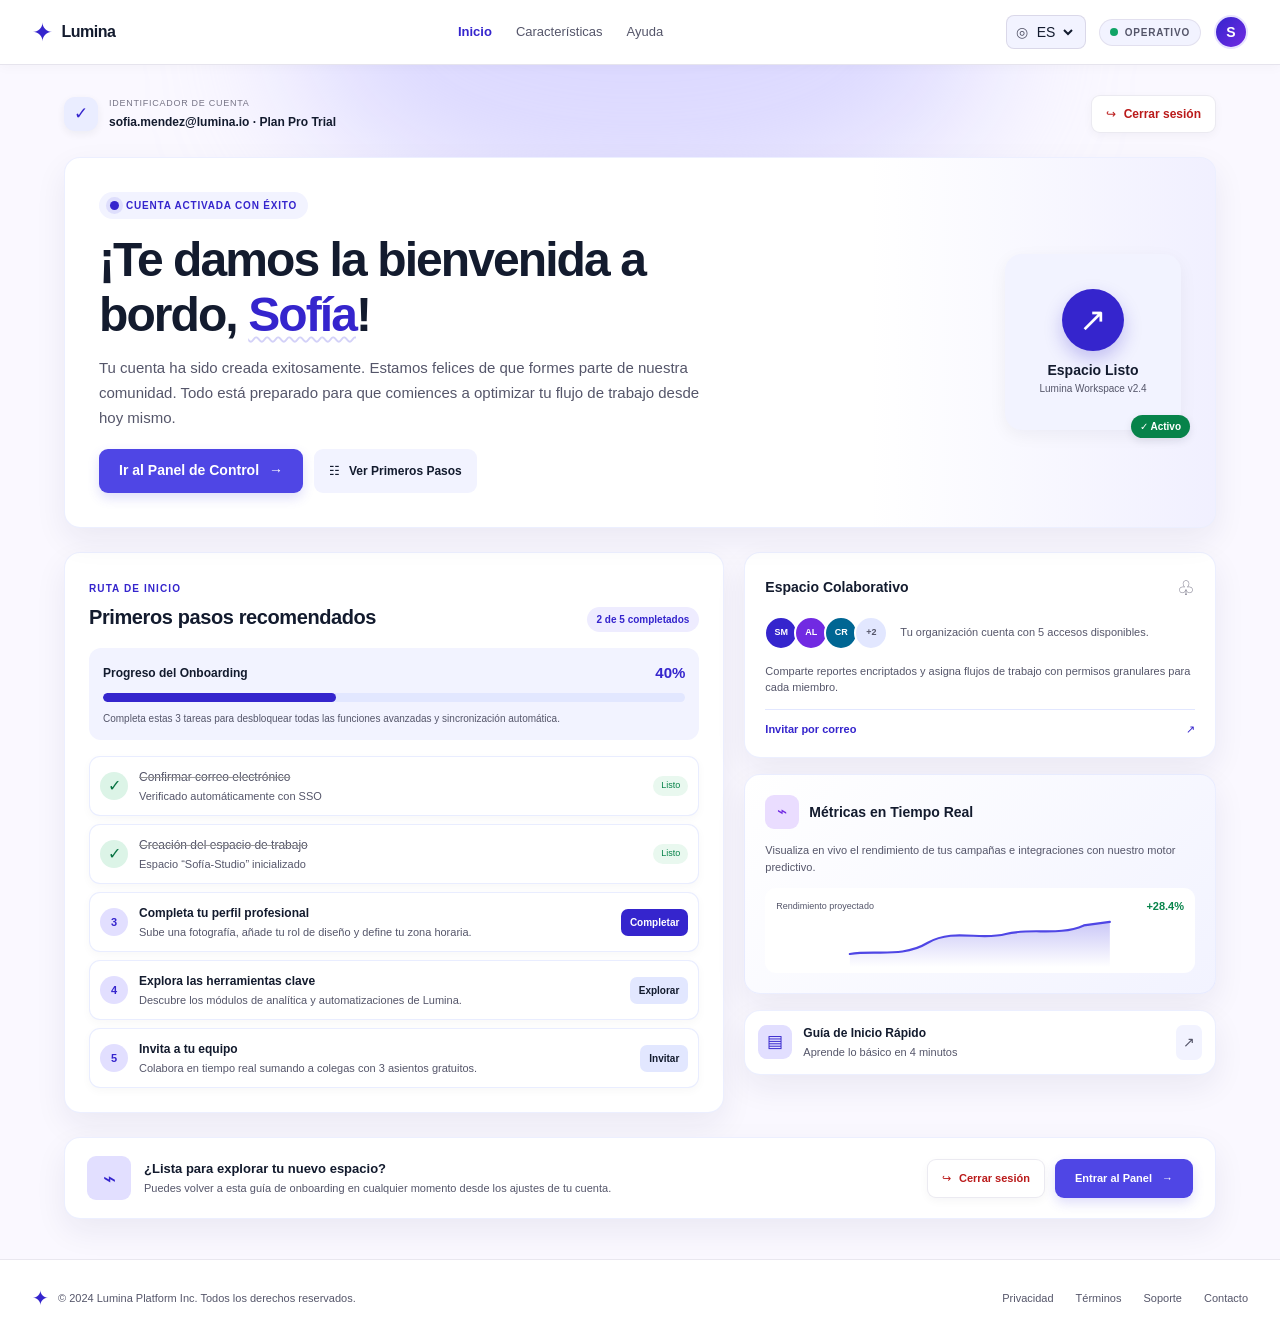
<file: pagina-de-ingreso-y-bienvenida/bienvenido-2.html>
<!DOCTYPE html>
<html lang="es">
<head>
  <meta charset="UTF-8">
  <meta name="viewport" content="width=device-width, initial-scale=1.0">
  <meta name="theme-color" content="#faf8ff">
  <title>Te damos la bienvenida | Lumina</title>
  <link rel="stylesheet" href="style.css">
</head>
<body>
  <header class="site-header">
    <div class="header-inner">
      <a class="brand" href="index.html" aria-label="Lumina, inicio">
        <span class="brand-mark" aria-hidden="true">✦</span>
        <span>Lumina</span>
      </a>
      <nav class="main-nav" aria-label="Navegación principal">
        <a class="nav-link active" href="index.html">Inicio</a>
        <a class="nav-link" href="#primeros-pasos">Características</a>
        <a class="nav-link" href="#guia">Ayuda</a>
      </nav>
      <div class="header-tools">
        <label class="language-picker">
          <span aria-hidden="true">◎</span>
          <span class="visually-hidden">Idioma</span>
          <select aria-label="Idioma">
            <option value="es">ES</option>
            <option value="en">EN</option>
            <option value="pt">PT</option>
          </select>
        </label>
        <span class="status-pill"><span class="status-dot"></span>Operativo</span>
        <div class="user-avatar" aria-label="Perfil de usuario">S</div>
      </div>
    </div>
  </header>

  <main class="welcome-main">
    <div class="welcome-ambient" aria-hidden="true"></div>
    <div class="welcome-content">
      <div class="account-toolbar">
        <div class="account-details">
          <span class="account-icon" aria-hidden="true">✓</span>
          <span><small>Identificador de cuenta</small><strong>sofia.mendez@lumina.io · Plan Pro Trial</strong></span>
        </div>
        <button class="logout-button" type="button"><span aria-hidden="true">↪</span> Cerrar sesión</button>
      </div>

      <section class="welcome-hero card">
        <div class="hero-copy">
          <span class="success-badge"><span class="status-dot"></span> Cuenta activada con éxito</span>
          <h1>¡Te damos la bienvenida a bordo, <span>Sofía</span>!</h1>
          <p>Tu cuenta ha sido creada exitosamente. Estamos felices de que formes parte de nuestra comunidad. Todo está preparado para que comiences a optimizar tu flujo de trabajo desde hoy mismo.</p>
          <div class="hero-actions">
            <a class="primary-button" href="#panel">Ir al Panel de Control <span aria-hidden="true">→</span></a>
            <a class="secondary-button" href="#primeros-pasos"><span aria-hidden="true">☷</span> Ver Primeros Pasos</a>
          </div>
        </div>
        <div class="workspace-badge" aria-label="Espacio Lumina activo">
          <span class="rocket-icon" aria-hidden="true">↗</span>
          <strong>Espacio Listo</strong>
          <small>Lumina Workspace v2.4</small>
          <span class="active-badge">✓ Activo</span>
        </div>
      </section>

      <div class="welcome-grid">
        <section class="onboarding-card card" id="primeros-pasos">
          <div class="onboarding-heading">
            <div><span class="eyebrow plain">Ruta de inicio</span><h2>Primeros pasos recomendados</h2></div>
            <span class="completion-pill">2 de 5 completados</span>
          </div>
          <div class="progress-panel">
            <div class="progress-label"><strong>Progreso del Onboarding</strong><strong>40%</strong></div>
            <div class="progress-track" role="progressbar" aria-label="Progreso del onboarding" aria-valuenow="40" aria-valuemin="0" aria-valuemax="100">
              <span></span>
            </div>
            <small>Completa estas 3 tareas para desbloquear todas las funciones avanzadas y sincronización automática.</small>
          </div>
          <ol class="checklist">
            <li class="checklist-item complete">
              <span class="step-number">✓</span>
              <span class="step-copy"><strong>Confirmar correo electrónico</strong><small>Verificado automáticamente con SSO</small></span>
              <span class="step-status">Listo</span>
            </li>
            <li class="checklist-item complete">
              <span class="step-number">✓</span>
              <span class="step-copy"><strong>Creación del espacio de trabajo</strong><small>Espacio “Sofía-Studio” inicializado</small></span>
              <span class="step-status">Listo</span>
            </li>
            <li class="checklist-item">
              <span class="step-number">3</span>
              <span class="step-copy"><strong>Completa tu perfil profesional</strong><small>Sube una fotografía, añade tu rol de diseño y define tu zona horaria.</small></span>
              <a class="small-action primary-action" href="#perfil">Completar</a>
            </li>
            <li class="checklist-item">
              <span class="step-number">4</span>
              <span class="step-copy"><strong>Explora las herramientas clave</strong><small>Descubre los módulos de analítica y automatizaciones de Lumina.</small></span>
              <a class="small-action" href="#herramientas">Explorar</a>
            </li>
            <li class="checklist-item">
              <span class="step-number">5</span>
              <span class="step-copy"><strong>Invita a tu equipo</strong><small>Colabora en tiempo real sumando a colegas con 3 asientos gratuitos.</small></span>
              <a class="small-action" href="#equipo">Invitar</a>
            </li>
          </ol>
        </section>

        <aside class="welcome-aside">
          <section class="collaboration-card card">
            <div class="card-title-row"><h2>Espacio Colaborativo</h2><span class="muted-icon" aria-hidden="true">♧</span></div>
            <div class="team-summary">
              <div class="team-avatars" aria-label="Cinco accesos disponibles">
                <span>SM</span><span>AL</span><span>CR</span><span>+2</span>
              </div>
              <small>Tu organización cuenta con 5 accesos disponibles.</small>
            </div>
            <p>Comparte reportes encriptados y asigna flujos de trabajo con permisos granulares para cada miembro.</p>
            <a class="text-action" href="#equipo">Invitar por correo <span aria-hidden="true">↗</span></a>
          </section>

          <section class="analytics-card card">
            <div class="analytics-heading"><span class="analytics-icon" aria-hidden="true">⌁</span><h2>Métricas en Tiempo Real</h2></div>
            <p>Visualiza en vivo el rendimiento de tus campañas e integraciones con nuestro motor predictivo.</p>
            <div class="chart-card">
              <div class="chart-label"><span>Rendimiento proyectado</span><strong>+28.4%</strong></div>
              <svg class="sparkline" viewBox="0 0 300 60" role="img" aria-label="Gráfico de rendimiento proyectado al alza">
                <defs><linearGradient id="chart-fill" x1="0" x2="0" y1="0" y2="1"><stop offset="0%" stop-color="#4f46e5" stop-opacity=".3"/><stop offset="100%" stop-color="#4f46e5" stop-opacity="0"/></linearGradient></defs>
                <path d="M0 45 C30 40 60 50 90 32 C120 15 150 30 180 22 C210 14 240 25 270 12 L300 8 L300 60 L0 60Z" fill="url(#chart-fill)"/>
                <path d="M0 45 C30 40 60 50 90 32 C120 15 150 30 180 22 C210 14 240 25 270 12 L300 8" fill="none" stroke="#4f46e5" stroke-linecap="round" stroke-width="2.5"/>
              </svg>
            </div>
          </section>

          <a class="guide-card card" id="guia" href="#guia-inicio">
            <span class="guide-icon" aria-hidden="true">▤</span>
            <span><strong>Guía de Inicio Rápido</strong><small>Aprende lo básico en 4 minutos</small></span>
            <span class="guide-arrow" aria-hidden="true">↗</span>
          </a>
        </aside>
      </div>

      <section class="dashboard-banner card">
        <div class="banner-copy">
          <span class="banner-icon" aria-hidden="true">⌁</span>
          <span><strong>¿Lista para explorar tu nuevo espacio?</strong><small>Puedes volver a esta guía de onboarding en cualquier momento desde los ajustes de tu cuenta.</small></span>
        </div>
        <div class="banner-actions">
          <button class="logout-button" type="button"><span aria-hidden="true">↪</span> Cerrar sesión</button>
          <a class="primary-button" href="#panel">Entrar al Panel <span aria-hidden="true">→</span></a>
        </div>
      </section>
    </div>
  </main>

  <footer class="site-footer">
    <div class="footer-inner">
      <a class="footer-brand" href="index.html"><span class="brand-mark" aria-hidden="true">✦</span> © 2024 Lumina Platform Inc. Todos los derechos reservados.</a>
      <nav aria-label="Enlaces legales">
        <a href="#privacidad">Privacidad</a>
        <a href="#terminos">Términos</a>
        <a href="#soporte">Soporte</a>
        <a href="#contacto">Contacto</a>
      </nav>
    </div>
  </footer>
</body>
</html>
</file>
<file: pagina-de-ingreso-y-bienvenida/style.css>
:root {
  color-scheme: light;
  font-family: "Plus Jakarta Sans", "Segoe UI", sans-serif;
  color: #131b2e;
  background: #faf8ff;
  font-synthesis: none;
  text-rendering: optimizeLegibility;
  --surface: #faf8ff;
  --card: #fff;
  --surface-low: #f2f3ff;
  --surface-mid: #eaedff;
  --surface-high: #e2e7ff;
  --ink: #131b2e;
  --muted: #55566a;
  --outline: #c7c4d8;
  --primary: #3525cd;
  --primary-light: #e2dfff;
  --secondary: #712ae2;
  --tertiary: #006693;
  --success: #07834a;
  --danger: #ba1a1a;
  --radius: 16px;
  --shadow: 0 12px 32px rgb(35 31 87 / 7%);
}

* {
  box-sizing: border-box;
}

html {
  min-width: 320px;
  scroll-behavior: smooth;
}

body {
  min-height: 100vh;
  margin: 0;
  display: flex;
  flex-direction: column;
  background: var(--surface);
  color: var(--ink);
  font-size: 14px;
  line-height: 1.5;
}

button,
input,
select {
  font: inherit;
}

button,
a,
select,
input[type="checkbox"] {
  -webkit-tap-highlight-color: transparent;
}

a {
  color: inherit;
  text-decoration: none;
}

button {
  cursor: pointer;
}

button:focus-visible,
a:focus-visible,
input:focus-visible,
select:focus-visible {
  outline: 3px solid rgb(79 70 229 / 35%);
  outline-offset: 2px;
}

.visually-hidden {
  position: absolute;
  width: 1px;
  height: 1px;
  padding: 0;
  overflow: hidden;
  clip: rect(0, 0, 0, 0);
  white-space: nowrap;
  clip-path: inset(50%);
  border: 0;
}

.site-header {
  position: sticky;
  z-index: 5;
  top: 0;
  width: 100%;
  background: rgb(255 255 255 / 92%);
  border-bottom: 1px solid rgb(199 196 216 / 45%);
  box-shadow: 0 2px 12px rgb(19 27 46 / 3%);
  backdrop-filter: blur(18px);
}

.header-inner,
.footer-inner {
  width: min(100% - 64px, 1280px);
  min-height: 64px;
  margin: 0 auto;
  display: flex;
  align-items: center;
  justify-content: space-between;
  gap: 24px;
}

.brand,
.footer-brand {
  display: inline-flex;
  align-items: center;
  gap: 9px;
  font-size: 16px;
  font-weight: 700;
  letter-spacing: -.03em;
}

.brand-mark {
  color: var(--primary);
  font-size: 25px;
  line-height: 1;
}

.main-nav,
.header-tools,
.footer-inner nav {
  display: flex;
  align-items: center;
  gap: 24px;
}

.nav-link,
.footer-inner nav a {
  color: var(--muted);
  font-size: 13px;
  transition: color .18s ease;
}

.nav-link:hover,
.footer-inner nav a:hover {
  color: var(--primary);
}

.nav-link.active {
  color: var(--primary);
  font-weight: 700;
}

.header-tools {
  gap: 13px;
}

.language-picker {
  min-height: 34px;
  display: inline-flex;
  align-items: center;
  gap: 5px;
  padding: 0 9px;
  color: var(--muted);
  background: var(--surface-low);
  border: 1px solid rgb(199 196 216 / 55%);
  border-radius: 8px;
}

.language-picker select {
  width: 43px;
  padding: 3px 0;
  color: var(--ink);
  background: transparent;
  border: 0;
  cursor: pointer;
}

.status-pill,
.success-badge {
  display: inline-flex;
  align-items: center;
  gap: 7px;
  color: var(--muted);
  background: var(--surface-low);
  border: 1px solid rgb(199 196 216 / 40%);
  border-radius: 999px;
  font-size: 10px;
  font-weight: 700;
  letter-spacing: .08em;
  text-transform: uppercase;
}

.status-pill {
  padding: 5px 10px;
}

.status-dot {
  width: 8px;
  height: 8px;
  display: inline-block;
  flex: 0 0 auto;
  background: #10a466;
  border-radius: 50%;
}

.user-avatar {
  width: 34px;
  height: 34px;
  display: grid;
  place-items: center;
  color: white;
  background: linear-gradient(135deg, var(--primary), var(--secondary));
  border: 2px solid #e8e4ff;
  border-radius: 50%;
  font-weight: 700;
}

.signup-main {
  position: relative;
  flex: 1;
  display: flex;
  align-items: center;
  overflow: hidden;
  padding: 40px 32px;
  isolation: isolate;
}

.ambient,
.welcome-ambient {
  position: absolute;
  z-index: -1;
  pointer-events: none;
  filter: blur(70px);
  border-radius: 50%;
}

.ambient-left {
  top: -150px;
  left: -100px;
  width: 360px;
  height: 360px;
  background: rgb(195 192 255 / 55%);
}

.ambient-right {
  right: -120px;
  bottom: -180px;
  width: 460px;
  height: 460px;
  background: rgb(234 221 255 / 65%);
}

.ambient-center {
  top: 35%;
  left: 30%;
  width: 240px;
  height: 240px;
  background: rgb(201 230 255 / 45%);
}

.signup-layout {
  position: relative;
  width: min(100%, 1152px);
  margin: auto;
  display: grid;
  grid-template-columns: minmax(0, 1.4fr) minmax(300px, 1fr);
  align-items: stretch;
  gap: 24px;
}

.card {
  background: var(--card);
  border: 1px solid rgb(226 231 255 / 65%);
  border-radius: var(--radius);
  box-shadow: var(--shadow);
}

.signup-card {
  display: flex;
  flex-direction: column;
  justify-content: space-between;
  padding: 32px;
}

.section-heading {
  margin-bottom: 22px;
}

.eyebrow {
  width: fit-content;
  display: inline-flex;
  align-items: center;
  gap: 7px;
  margin-bottom: 12px;
  padding: 5px 11px;
  color: var(--primary);
  background: var(--surface-mid);
  border-radius: 999px;
  font-size: 10px;
  font-weight: 700;
  letter-spacing: .11em;
  text-transform: uppercase;
}

.eyebrow.plain {
  margin: 0;
  padding: 0;
  background: none;
}

.section-heading h1,
.hero-copy h1 {
  margin: 0;
  color: var(--ink);
  font-size: clamp(28px, 3vw, 36px);
  line-height: 1.2;
  letter-spacing: -.04em;
}

.section-heading p {
  margin: 8px 0 0;
  color: var(--muted);
}

.social-buttons {
  display: grid;
  grid-template-columns: repeat(2, 1fr);
  gap: 14px;
}

.social-button,
.secondary-button {
  min-height: 42px;
  display: inline-flex;
  align-items: center;
  justify-content: center;
  gap: 9px;
  padding: 9px 14px;
  color: var(--ink);
  background: var(--surface-low);
  border: 1px solid transparent;
  border-radius: 9px;
  font-weight: 600;
  transition: background .18s ease, transform .18s ease;
}

.social-button:hover,
.secondary-button:hover {
  background: var(--surface-mid);
}

.google-mark {
  color: #4285f4;
  font-size: 17px;
  font-weight: 800;
}

.github-mark {
  font-size: 14px;
}

.divider {
  position: relative;
  height: 1px;
  margin: 25px 0;
  background: var(--surface-high);
  text-align: center;
}

.divider span {
  position: relative;
  top: -9px;
  padding: 0 12px;
  color: var(--muted);
  background: var(--card);
  font-size: 10px;
  letter-spacing: .1em;
  text-transform: uppercase;
}

.signup-form {
  display: grid;
  gap: 16px;
}

.form-row {
  display: grid;
  grid-template-columns: minmax(0, 2fr) minmax(95px, 1fr);
  gap: 14px;
}

.form-field label {
  display: block;
  margin-bottom: 6px;
  color: var(--ink);
  font-size: 13px;
  font-weight: 600;
}

.input-wrap {
  position: relative;
}

.input-wrap input {
  width: 100%;
  height: 42px;
  padding: 0 40px;
  color: var(--ink);
  background: var(--surface-low);
  border: 1px solid transparent;
  border-radius: 9px;
  transition: border-color .16s ease, background .16s ease, box-shadow .16s ease;
}

.input-wrap input::placeholder {
  color: #85849a;
}

.input-wrap input:hover {
  border-color: var(--outline);
}

.input-wrap input:focus {
  background: white;
  border-color: #9c96f4;
  box-shadow: 0 0 0 3px rgb(79 70 229 / 10%);
  outline: none;
}

.field-icon {
  position: absolute;
  top: 50%;
  left: 13px;
  color: #66677b;
  font-size: 17px;
  line-height: 1;
  transform: translateY(-50%);
  pointer-events: none;
}

.label-row {
  display: flex;
  align-items: center;
  justify-content: space-between;
}

.strength-label {
  margin-bottom: 6px;
  color: var(--muted);
  font-size: 11px;
}

.password-toggle,
.match-status {
  position: absolute;
  top: 50%;
  right: 12px;
  display: grid;
  place-items: center;
  padding: 0;
  color: #68677b;
  background: none;
  border: 0;
  font-size: 18px;
  line-height: 1;
  transform: translateY(-50%);
}

.password-toggle:hover {
  color: var(--primary);
}

.match-status {
  right: 13px;
  color: #9898a9;
  font-size: 17px;
}

.match-status.match {
  color: var(--success);
}

.match-status.no-match {
  color: var(--danger);
}

.strength-bars {
  display: grid;
  grid-template-columns: repeat(4, 1fr);
  gap: 6px;
  margin-top: 8px;
}

.strength-bar {
  height: 5px;
  background: var(--surface-high);
  border-radius: 99px;
  transition: background .2s ease;
}

.strength-bar.filled {
  background: var(--primary);
}

.terms-row {
  display: flex;
  align-items: flex-start;
  gap: 9px;
  padding-top: 2px;
  color: var(--muted);
  font-size: 12px;
  line-height: 1.45;
}

.terms-row input {
  flex: 0 0 auto;
  width: 16px;
  height: 16px;
  margin: 2px 0 0;
  accent-color: var(--primary);
}

.terms-row a,
.signin-prompt a {
  color: var(--primary);
  font-weight: 700;
}

.terms-row a:hover,
.signin-prompt a:hover {
  text-decoration: underline;
}

.primary-button {
  min-height: 44px;
  display: inline-flex;
  align-items: center;
  justify-content: center;
  gap: 10px;
  padding: 10px 20px;
  color: white;
  background: #4f46e5;
  border: 0;
  border-radius: 9px;
  box-shadow: 0 5px 12px rgb(79 70 229 / 18%);
  font-weight: 700;
  transition: background .18s ease, box-shadow .18s ease, transform .18s ease;
}

.primary-button:hover {
  background: var(--primary);
  box-shadow: 0 8px 18px rgb(79 70 229 / 22%);
  transform: translateY(-1px);
}

.submit-button {
  width: 100%;
  margin-top: 1px;
}

.signin-prompt {
  margin: 26px -32px -32px;
  padding: 17px 24px;
  color: var(--muted);
  background: rgb(242 243 255 / 65%);
  border-radius: 0 0 var(--radius) var(--radius);
  text-align: center;
}

.signin-prompt a {
  display: inline-flex;
  align-items: center;
  gap: 5px;
  margin-left: 3px;
}

.signup-aside {
  display: flex;
  flex-direction: column;
  justify-content: space-between;
  gap: 20px;
}

.benefits-card,
.testimonial-card {
  padding: 24px;
}

.aside-heading,
.review-summary,
.card-title-row,
.progress-label,
.chart-label,
.onboarding-heading {
  display: flex;
  align-items: center;
  justify-content: space-between;
  gap: 12px;
}

.rating-stars {
  color: #eea523;
  letter-spacing: 2px;
  white-space: nowrap;
}

.benefits-card h2 {
  margin: 15px 0 8px;
  font-size: 20px;
  line-height: 1.38;
  letter-spacing: -.025em;
}

.benefits-card > p,
.testimonial-card blockquote {
  margin: 0;
  color: var(--muted);
  font-size: 12px;
  line-height: 1.6;
}

.benefit-list {
  display: grid;
  gap: 11px;
  margin: 20px 0 0;
  padding: 0;
  list-style: none;
}

.benefit-item {
  display: flex;
  align-items: flex-start;
  gap: 11px;
  padding: 11px;
  background: var(--surface-low);
  border-radius: 10px;
}

.benefit-item > span:last-child,
.testimonial-person > div,
.step-copy,
.guide-card > span:nth-child(2),
.banner-copy > span:last-child {
  display: grid;
  gap: 3px;
}

.benefit-item strong,
.testimonial-person strong,
.step-copy strong,
.guide-card strong {
  font-size: 12px;
}

.benefit-item small,
.testimonial-person small,
.step-copy small,
.guide-card small,
.banner-copy small {
  color: var(--muted);
  font-size: 11px;
  line-height: 1.45;
}

.benefit-icon,
.account-icon,
.analytics-icon,
.guide-icon,
.banner-icon {
  width: 34px;
  height: 34px;
  display: grid;
  flex: 0 0 auto;
  place-items: center;
  border-radius: 50%;
  font-size: 17px;
  font-weight: 700;
}

.benefit-icon.violet,
.banner-icon {
  color: var(--primary);
  background: var(--primary-light);
}

.benefit-icon.purple,
.analytics-icon {
  color: var(--secondary);
  background: #eaddff;
}

.benefit-icon.blue {
  color: var(--tertiary);
  background: #c9e6ff;
}

.testimonial-person {
  display: flex;
  align-items: center;
  gap: 11px;
  margin-bottom: 14px;
}

.testimonial-person img {
  width: 44px;
  height: 44px;
  object-fit: cover;
  border-radius: 50%;
}

.testimonial-card blockquote {
  position: relative;
  padding-left: 10px;
  font-size: 13px;
  font-style: italic;
}

.review-summary {
  margin-top: 17px;
  padding: 10px 12px;
  background: rgb(242 243 255 / 75%);
  border-radius: 9px;
  font-size: 9px;
  letter-spacing: .06em;
  text-transform: uppercase;
}

.review-summary strong {
  font-size: 11px;
  letter-spacing: 0;
  white-space: nowrap;
}

.review-summary small {
  color: var(--muted);
  font-size: 9px;
  font-weight: 400;
}

.site-footer {
  background: white;
  border-top: 1px solid rgb(199 196 216 / 40%);
}

.footer-inner {
  min-height: 76px;
  padding: 14px 0;
}

.footer-brand {
  color: var(--muted);
  font-size: 11px;
  font-weight: 500;
  letter-spacing: 0;
}

.footer-brand .brand-mark {
  font-size: 20px;
}

.footer-inner nav {
  gap: 22px;
}

.footer-inner nav a {
  font-size: 11px;
}

/* Welcome page */
.welcome-main {
  position: relative;
  flex: 1;
  overflow: hidden;
  isolation: isolate;
}

.welcome-ambient {
  top: -210px;
  left: 50%;
  width: 700px;
  height: 360px;
  background: rgb(195 192 255 / 55%);
  transform: translateX(-50%);
}

.welcome-content {
  width: min(100% - 64px, 1152px);
  margin: 0 auto;
  padding: 30px 0 40px;
  display: grid;
  gap: 24px;
}

.account-toolbar,
.account-details,
.hero-actions,
.banner-copy,
.banner-actions,
.team-summary,
.team-avatars,
.analytics-heading,
.guide-card {
  display: flex;
  align-items: center;
}

.account-toolbar {
  justify-content: space-between;
  gap: 16px;
}

.account-details {
  gap: 11px;
}

.account-icon {
  color: var(--primary);
  background: var(--surface-mid);
  border-radius: 11px;
  box-shadow: 0 3px 8px rgb(19 27 46 / 6%);
}

.account-details > span:last-child {
  display: grid;
  gap: 2px;
}

.account-details small {
  color: #777587;
  font-size: 9px;
  letter-spacing: .08em;
  text-transform: uppercase;
}

.account-details strong {
  font-size: 12px;
}

.logout-button {
  min-height: 38px;
  display: inline-flex;
  align-items: center;
  justify-content: center;
  gap: 8px;
  padding: 8px 14px;
  color: var(--danger);
  background: white;
  border: 1px solid rgb(199 196 216 / 35%);
  border-radius: 9px;
  box-shadow: 0 3px 10px rgb(19 27 46 / 4%);
  font-size: 12px;
  font-weight: 700;
}

.logout-button:hover {
  background: #fff3f1;
}

.welcome-hero {
  position: relative;
  display: flex;
  align-items: center;
  justify-content: space-between;
  gap: 30px;
  overflow: hidden;
  padding: 34px;
}

.welcome-hero::after {
  position: absolute;
  top: 0;
  right: 0;
  width: 30%;
  height: 100%;
  background: linear-gradient(270deg, rgb(195 192 255 / 24%), transparent);
  content: "";
  pointer-events: none;
}

.hero-copy {
  position: relative;
  z-index: 1;
  max-width: 690px;
}

.success-badge {
  margin-bottom: 13px;
  padding: 6px 11px;
  color: var(--primary);
  background: var(--surface-low);
  border: 0;
}

.success-badge .status-dot {
  width: 9px;
  height: 9px;
  background: var(--primary);
  box-shadow: 0 0 0 4px rgb(79 70 229 / 12%);
}

.hero-copy h1 {
  max-width: 680px;
  font-size: clamp(34px, 4vw, 48px);
  line-height: 1.15;
}

.hero-copy h1 span {
  color: var(--primary);
  text-decoration: underline;
  text-decoration-color: rgb(79 70 229 / 25%);
  text-decoration-style: wavy;
  text-decoration-thickness: 2px;
  text-underline-offset: 5px;
}

.hero-copy > p {
  max-width: 620px;
  margin: 14px 0 18px;
  color: var(--muted);
  font-size: 15px;
  line-height: 1.65;
}

.hero-actions {
  flex-wrap: wrap;
  gap: 11px;
}

.secondary-button {
  min-height: 44px;
  background: var(--surface-low);
  font-size: 12px;
}

.workspace-badge {
  position: relative;
  z-index: 1;
  width: 176px;
  min-height: 176px;
  display: flex;
  flex: 0 0 auto;
  flex-direction: column;
  align-items: center;
  justify-content: center;
  padding: 18px;
  background: var(--surface-low);
  border-radius: 17px;
  box-shadow: 0 5px 18px rgb(19 27 46 / 5%);
  text-align: center;
}

.rocket-icon {
  width: 62px;
  height: 62px;
  display: grid;
  place-items: center;
  margin-bottom: 9px;
  color: white;
  background: var(--primary);
  border-radius: 50%;
  box-shadow: 0 8px 18px rgb(53 37 205 / 25%);
  font-size: 33px;
}

.workspace-badge > strong {
  font-size: 14px;
}

.workspace-badge > small {
  color: var(--muted);
  font-size: 10px;
}

.active-badge {
  position: absolute;
  right: -9px;
  bottom: -8px;
  padding: 4px 9px;
  color: white;
  background: #07834a;
  border-radius: 999px;
  box-shadow: 0 3px 8px rgb(19 27 46 / 10%);
  font-size: 10px;
  font-weight: 700;
}

.welcome-grid {
  display: grid;
  grid-template-columns: minmax(0, 7fr) minmax(280px, 5fr);
  align-items: start;
  gap: 20px;
}

.onboarding-card {
  display: grid;
  gap: 16px;
  padding: 24px;
}

.onboarding-heading {
  align-items: flex-end;
}

.onboarding-heading h2 {
  margin: 4px 0 0;
  font-size: 20px;
  letter-spacing: -.02em;
}

.completion-pill {
  padding: 5px 10px;
  color: var(--primary);
  background: #eeecff;
  border-radius: 999px;
  font-size: 10px;
  font-weight: 700;
  white-space: nowrap;
}

.progress-panel {
  display: grid;
  gap: 9px;
  padding: 14px;
  background: var(--surface-low);
  border-radius: 12px;
}

.progress-label {
  font-size: 12px;
}

.progress-label strong:last-child {
  color: var(--primary);
  font-size: 15px;
}

.progress-track {
  height: 9px;
  overflow: hidden;
  background: var(--surface-high);
  border-radius: 99px;
}

.progress-track span {
  width: 40%;
  height: 100%;
  display: block;
  background: var(--primary);
  border-radius: inherit;
}

.progress-panel > small {
  color: var(--muted);
  font-size: 10px;
}

.checklist {
  display: grid;
  gap: 8px;
  margin: 0;
  padding: 0;
  list-style: none;
}

.checklist-item {
  min-height: 60px;
  display: flex;
  align-items: center;
  gap: 11px;
  padding: 10px;
  background: white;
  border: 1px solid rgb(226 231 255 / 75%);
  border-radius: 11px;
  box-shadow: 0 3px 10px rgb(19 27 46 / 3%);
}

.step-number {
  width: 28px;
  height: 28px;
  display: grid;
  flex: 0 0 auto;
  place-items: center;
  color: var(--primary);
  background: var(--primary-light);
  border-radius: 50%;
  font-size: 11px;
  font-weight: 700;
}

.checklist-item.complete .step-number {
  color: #087343;
  background: #dcf4e7;
  font-size: 16px;
}

.checklist-item.complete .step-copy strong {
  color: #55566a;
  font-weight: 500;
  text-decoration: line-through;
  text-decoration-color: #999;
}

.step-copy {
  min-width: 0;
  flex: 1;
}

.step-status {
  padding: 3px 8px;
  color: var(--success);
  background: #e9f8ef;
  border-radius: 999px;
  font-size: 9px;
}

.small-action {
  flex: 0 0 auto;
  padding: 6px 9px;
  color: var(--ink);
  background: var(--surface-high);
  border-radius: 7px;
  font-size: 10px;
  font-weight: 600;
}

.small-action:hover {
  background: #d3d8f6;
}

.small-action.primary-action {
  color: white;
  background: var(--primary);
}

.welcome-aside {
  display: grid;
  gap: 16px;
}

.collaboration-card,
.analytics-card {
  display: grid;
  gap: 13px;
  padding: 20px;
}

.card-title-row h2,
.analytics-heading h2 {
  margin: 0;
  font-size: 14px;
}

.muted-icon {
  color: #777587;
  font-size: 20px;
}

.team-summary {
  gap: 12px;
}

.team-avatars {
  flex: 0 0 auto;
  padding-left: 3px;
}

.team-avatars span {
  width: 34px;
  height: 34px;
  display: grid;
  place-items: center;
  margin-left: -4px;
  color: white;
  background: var(--primary);
  border: 2px solid white;
  border-radius: 50%;
  font-size: 9px;
  font-weight: 700;
}

.team-avatars span:nth-child(2) {
  background: var(--secondary);
}

.team-avatars span:nth-child(3) {
  background: var(--tertiary);
}

.team-avatars span:nth-child(4) {
  color: var(--muted);
  background: var(--surface-high);
}

.team-summary small,
.collaboration-card > p,
.analytics-card > p {
  margin: 0;
  color: var(--muted);
  font-size: 11px;
  line-height: 1.5;
}

.text-action {
  display: flex;
  align-items: center;
  justify-content: space-between;
  padding-top: 11px;
  color: var(--primary);
  border-top: 1px solid var(--surface-high);
  font-size: 11px;
  font-weight: 600;
}

.analytics-card {
  background: linear-gradient(135deg, white, var(--surface-low));
}

.analytics-heading {
  gap: 10px;
}

.analytics-icon,
.guide-icon,
.banner-icon {
  border-radius: 9px;
}

.chart-card {
  padding: 10px 11px 6px;
  background: white;
  border-radius: 11px;
}

.chart-label {
  color: var(--muted);
  font-size: 9px;
}

.chart-label strong {
  color: var(--success);
  font-size: 11px;
}

.sparkline {
  width: 100%;
  height: 52px;
  display: block;
}

.guide-card {
  gap: 11px;
  padding: 13px;
}

.guide-card > span:nth-child(2) {
  flex: 1;
}

.guide-icon {
  width: 34px;
  height: 34px;
  display: grid;
  flex: 0 0 auto;
  place-items: center;
  color: var(--primary);
  background: var(--primary-light);
  font-size: 17px;
}

.guide-arrow {
  padding: 7px;
  color: var(--muted);
  background: var(--surface-low);
  border-radius: 7px;
}

.dashboard-banner {
  display: flex;
  align-items: center;
  justify-content: space-between;
  gap: 20px;
  padding: 18px 22px;
}

.banner-copy {
  gap: 13px;
}

.banner-icon {
  width: 44px;
  height: 44px;
  font-size: 22px;
}

.banner-copy strong {
  font-size: 13px;
}

.banner-actions {
  flex: 0 0 auto;
  gap: 10px;
}

.banner-actions .primary-button,
.banner-actions .logout-button {
  min-height: 39px;
  font-size: 11px;
}

@media (max-width: 900px) {
  .signup-layout {
    grid-template-columns: minmax(0, 1.2fr) minmax(270px, .9fr);
    gap: 16px;
  }

  .signup-card {
    padding: 24px;
  }

  .signin-prompt {
    margin: 24px -24px -24px;
  }

  .benefits-card,
  .testimonial-card {
    padding: 19px;
  }

  .welcome-grid {
    grid-template-columns: minmax(0, 1.25fr) minmax(260px, .9fr);
    gap: 14px;
  }

  .welcome-content {
    width: min(100% - 40px, 1152px);
  }

  .welcome-hero {
    padding: 28px;
  }
}

@media (max-width: 700px) {
  .header-inner,
  .footer-inner {
    width: min(100% - 32px, 1280px);
  }

  .main-nav {
    display: none;
  }

  .header-inner {
    min-height: 60px;
  }

  .header-tools {
    gap: 8px;
  }

  .status-pill {
    display: none;
  }

  .signup-main {
    padding: 24px 16px;
  }

  .signup-layout,
  .welcome-grid {
    grid-template-columns: 1fr;
  }

  .signup-layout {
    width: min(100%, 520px);
  }

  .signup-aside {
    gap: 16px;
  }

  .signup-card {
    padding: 22px;
  }

  .signin-prompt {
    margin: 22px -22px -22px;
    padding: 15px 12px;
  }

  .welcome-content {
    width: min(100% - 32px, 560px);
    padding: 22px 0 28px;
    gap: 16px;
  }

  .welcome-hero {
    align-items: flex-start;
    padding: 23px;
  }

  .workspace-badge {
    width: 130px;
    min-height: 140px;
    padding: 12px;
  }

  .rocket-icon {
    width: 48px;
    height: 48px;
    font-size: 25px;
  }

  .welcome-aside {
    grid-template-columns: repeat(2, minmax(0, 1fr));
  }

  .guide-card {
    grid-column: 1 / -1;
  }

  .dashboard-banner {
    align-items: flex-start;
    flex-direction: column;
  }

  .banner-actions {
    width: 100%;
  }

  .banner-actions > * {
    flex: 1;
  }

  .footer-inner {
    align-items: flex-start;
    flex-direction: column;
    justify-content: center;
    gap: 12px;
    padding: 18px 0;
  }

  .footer-inner nav {
    flex-wrap: wrap;
    gap: 16px;
  }
}

@media (max-width: 480px) {
  .form-row {
    grid-template-columns: minmax(0, 1fr) 100px;
    gap: 10px;
  }

  .signup-card {
    padding: 19px;
  }

  .signin-prompt {
    margin: 20px -19px -19px;
  }

  .section-heading h1 {
    font-size: 29px;
  }

  .signup-form {
    gap: 14px;
  }

  .welcome-content {
    width: min(100% - 24px, 560px);
  }

  .account-details strong {
    max-width: 210px;
    font-size: 10px;
  }

  .logout-button {
    padding: 7px 9px;
    font-size: 10px;
  }

  .welcome-hero {
    flex-direction: column;
    padding: 20px;
  }

  .hero-copy h1 {
    font-size: 34px;
  }

  .hero-copy > p {
    font-size: 13px;
  }

  .workspace-badge {
    align-self: center;
    width: 100%;
    min-height: 125px;
  }

  .onboarding-card {
    padding: 17px;
  }

  .onboarding-heading {
    align-items: flex-start;
    flex-direction: column;
    gap: 8px;
  }

  .onboarding-heading h2 {
    font-size: 18px;
  }

  .checklist-item {
    gap: 8px;
    padding: 8px;
  }

  .step-copy small {
    font-size: 10px;
  }

  .small-action {
    padding: 6px 7px;
    font-size: 9px;
  }

  .welcome-aside {
    grid-template-columns: 1fr;
  }

  .guide-card {
    grid-column: auto;
  }

  .dashboard-banner {
    padding: 15px;
  }

  .banner-actions {
    flex-direction: column;
  }

  .banner-actions > * {
    width: 100%;
  }

  .footer-brand {
    align-items: flex-start;
    font-size: 10px;
  }
}

@media (prefers-reduced-motion: reduce) {
  *,
  *::before,
  *::after {
    scroll-behavior: auto !important;
    transition-duration: .01ms !important;
    animation-duration: .01ms !important;
    animation-iteration-count: 1 !important;
  }
}
</file>
